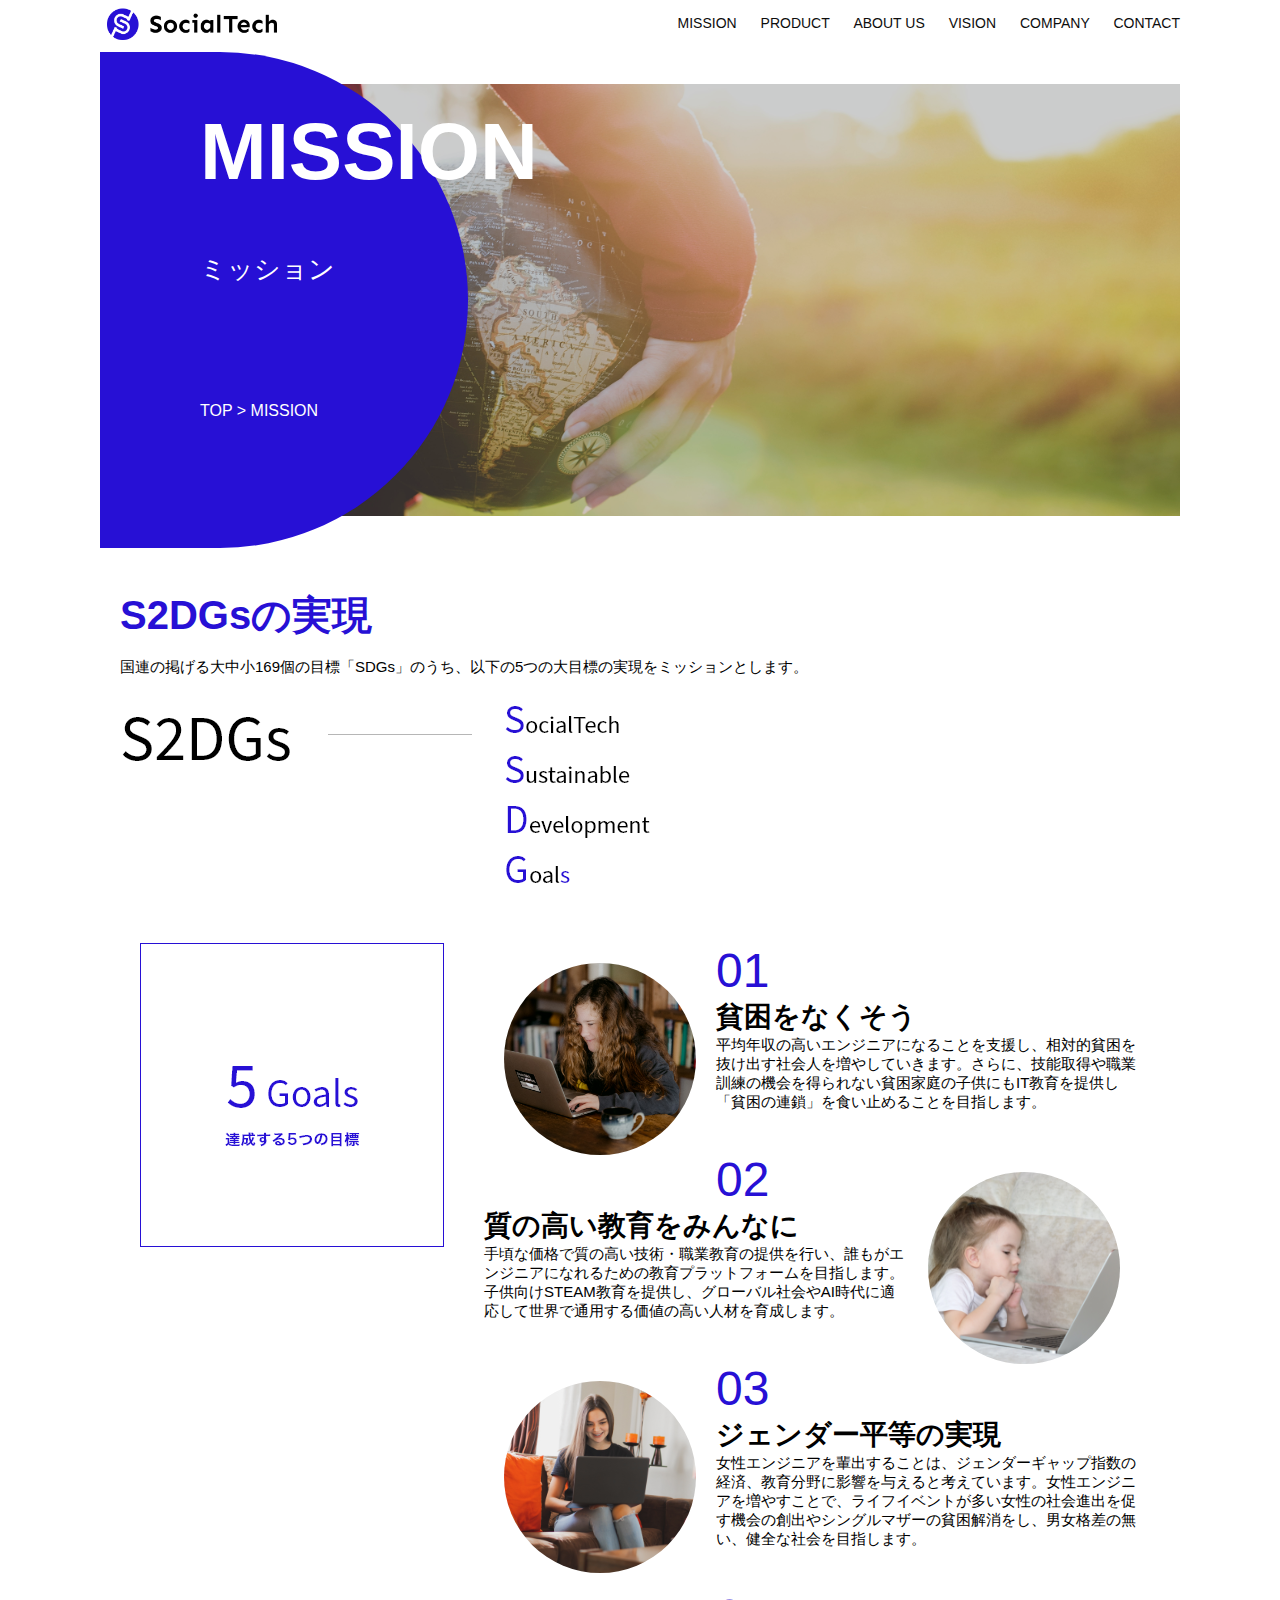
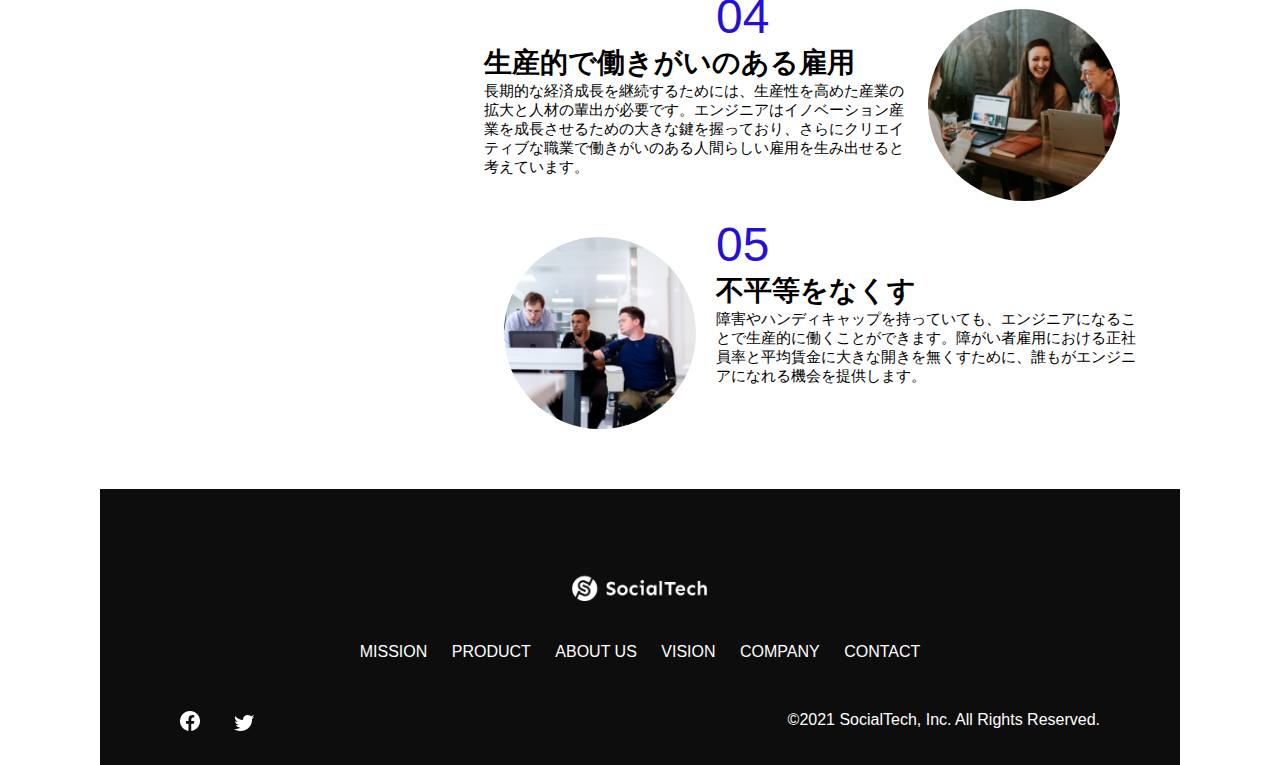
<file: mission.html>
<!DOCTYPE html>
<html>
  <head>
    <title>SocialTech - MISSION ミッション -</title>
    <meta charset="utf-8">
    <meta name="description" content="SocialTechが目指す5つの目標（S2DGs）を紹介します">
    <meta name="viewport" content="width=device-width,initial-scale=1.0">
    <link rel="stylesheet" href="style.css">
  </head>

  <body>
    <!-- ヘッダー -->
    <header>
      <!-- ロゴ -->
      <a href="index.html" id="logo"><img src="images/logo.png" alt="トップページに戻る"></a>

      <!-- PC用ナビゲーション -->
      <nav id="nav-pc">
        <a href="mission.html">MISSION</a>
        <a href="product.html">PRODUCT</a>
        <a href="index.html#aboutus">ABOUT US</a>
        <a href="index.html#vision">VISION</a>
        <a href="index.html#company">COMPANY</a>
        <a href="index.html#contact">CONTACT</a>
      </nav>

      <!-- スマホ用メニューボタン -->
      <img id="menu-sp" src="images/button-menu.png" alt="ナビゲーションを開く" onclick="document.getElementById('nav-sp').style.display = 'block'">

      <!-- スマホ用ナビゲーション -->
      <nav id="nav-sp">
       <img id="menu-sp" src="images/button-menu.png" alt="ナビゲーションを開く" onclick="document.getElementById('nav-sp').style.display = 'none'">
        <a id="logo-sp" href="index.html" onclick="document.getElementById('nav-sp').style.display = 'none'"><img src="images/logo-sp.png" alt="トップページに戻る"></a>
        <a class="menu" href="mission.html" onclick="document.getElementById('nav-sp').style.display = 'none'">MISSION</a>
        <a class="menu" href="product.html" onclick="document.getElementById('nav-sp').style.display = 'none'">PRODUCT</a>
        <a class="menu" href="index.html#aboutus" onclick="document.getElementById('nav-sp').style.display = 'none'">ABOUT US</a>
        <a class="menu" href="index.html#vision" onclick="document.getElementById('nav-sp').style.display = 'none'">VISION</a>
        <a class="menu" href="index.html#company" onclick="document.getElementById('nav-sp').style.display = 'none'">COMPANY</a>
        <a class="menu" href="index.html#contact" onclick="document.getElementById('nav-sp').style.display = 'none'">CONTACT</a>
       <div id="sns">
        <a href="https://www.facebook.com/sejuku2013"><img src="images/button-facebook.png" alt="Facebookのリンク"></a>
        <a href="https://twitter.com/samuraijuku"><img src="images/button-twitter.png" alt="Twitterのリンク"></a>
        <a href="https://www.youtube.com/channel/UCCFOQO5aDK0xXam4cUQXT8g"><img src="images/button-youtube.png" alt="YouTubeのリンク"></a>
       </div>
      </nav>
    </header>
    <main>
      <article>
        <section id="mission-main">
          <div id="mission-title">
            <h1>MISSION</h1>
            <span>ミッション</span>
            <div>TOP > MISSION</div>
          </div>
        </section>
        <section id="mission-s2dgs">
          <h2 class="mission-h2">S2DGsの実現</h2>
          <p>国連の掲げる大中小169個の目標「SDGs」のうち、以下の5つの大目標の実現をミッションとします。</p>
          <img src="images/mission/mission-s2dgs.png" alt="S2DGs">
        </section>
        <section id="mission-5goals">
          <div>
            <img id="s2dgs-image" src="images/mission/mission-5goals.png" alt="5Goals">
          </div>
          <div>
            <div>
              <img class="fivegoals-image-left" src="images/mission/mission-5goals01.png" alt="PCを操作する女の子">
              <span class="fivegoals-number">01</span>
              <h3 class="fivegoals-h3">貧困をなくそう</h3>
              <p class="fivegoals-p">平均年収の高いエンジニアになることを支援し、相対的貧困を抜け出す社会人を増やしていきます。さらに、技能取得や職業訓練の機会を得られない貧困家庭の子供にもIT教育を提供し「貧困の連鎖」を食い止めることを目指します。</p>
            </div>
            <div>
              <img class="fivegoals-image-right" src="images/mission/mission-5goals02.png" alt="PCを見つめる小さい女の子">
              <span class="fivegoals-number">02</span>
              <h3 class="fivegoals-h3">質の高い教育をみんなに</h3>
              <p class="fivegoals-p">手頃な価格で質の高い技術・職業教育の提供を行い、誰もがエンジニアになれるための教育プラットフォームを目指します。子供向けSTEAM教育を提供し、グローバル社会やAI時代に適応して世界で通用する価値の高い人材を育成します。</p>
            </div>
            <div>
              <img class="fivegoals-image-left" src="images/mission/mission-5goals03.png" alt="PCを操作する女性">
              <span class="fivegoals-number">03</span>
              <h3 class="fivegoals-h3">ジェンダー平等の実現</h3>
              <p class="fivegoals-p">女性エンジニアを輩出することは、ジェンダーギャップ指数の経済、教育分野に影響を与えると考えています。女性エンジニアを増やすことで、ライフイベントが多い女性の社会進出を促す機会の創出やシングルマザーの貧困解消をし、男女格差の無い、健全な社会を目指します。</p>
            </div>
            <div>
              <img class="fivegoals-image-right" src="images/mission/mission-5goals04.png" alt="笑顔で話し合う3人の男女">
              <span class="fivegoals-number">04</span>
              <h3 class="fivegoals-h3">生産的で働きがいのある雇用</h3>
              <p class="fivegoals-p">長期的な経済成長を継続するためには、生産性を高めた産業の拡大と人材の輩出が必要です。エンジニアはイノベーション産業を成長させるための大きな鍵を握っており、さらにクリエイティブな職業で働きがいのある人間らしい雇用を生み出せると考えています。</p>
            </div>
            <div>
              <img class="fivegoals-image-left" src="images/mission/mission-5goals05.png" alt="障害を持つ男性が生き生きと働く様子">
              <span class="fivegoals-number">05</span>
              <h3 class="fivegoals-h3">不平等をなくす</h3>
              <p class="fivegoals-p">障害やハンディキャップを持っていても、エンジニアになることで生産的に働くことができます。障がい者雇用における正社員率と平均賃金に大きな開きを無くすために、誰もがエンジニアになれる機会を提供します。</p>
            </div>
          </div>
        </section>
      </article>
    </main>
    <footer>
      <div id="footer-logo">
        <img src="images/logo-sp.png" alt="SocialTech">
      </div>
      <div id="footer-link">
        <a href="mission.html">MISSION</a>
        <a href="product.html">PRODUCT</a>
        <a href="index.html#aboutus">ABOUT US</a>
        <a href="index.html#vision">VISION</a>
        <a href="index.html#company">COMPANY</a>
        <a href="index.html#contact">CONTACT</a>
      </div>
      <div id="sns-footer">
        <a href="https://www.facebook.com/sejuku2013"><img src="images/button-facebook.png" alt="Facebookのリンク"></a>
        <a href="https://twitter.com/samuraijuku"><img src="images/button-twitter.png" alt="Twitterのリンク"></a>
        <a href="https://www.youtube.com/channel/UCCFOQO5aDK0xXam4cUQXT8g" alt="YouTubeのリンク"></a>
        <span id="copyright">&copy;2021 SocialTech, Inc. All Rights Reserved. </span>
      </div>
    </footer>
  </body>
</html>
</file>
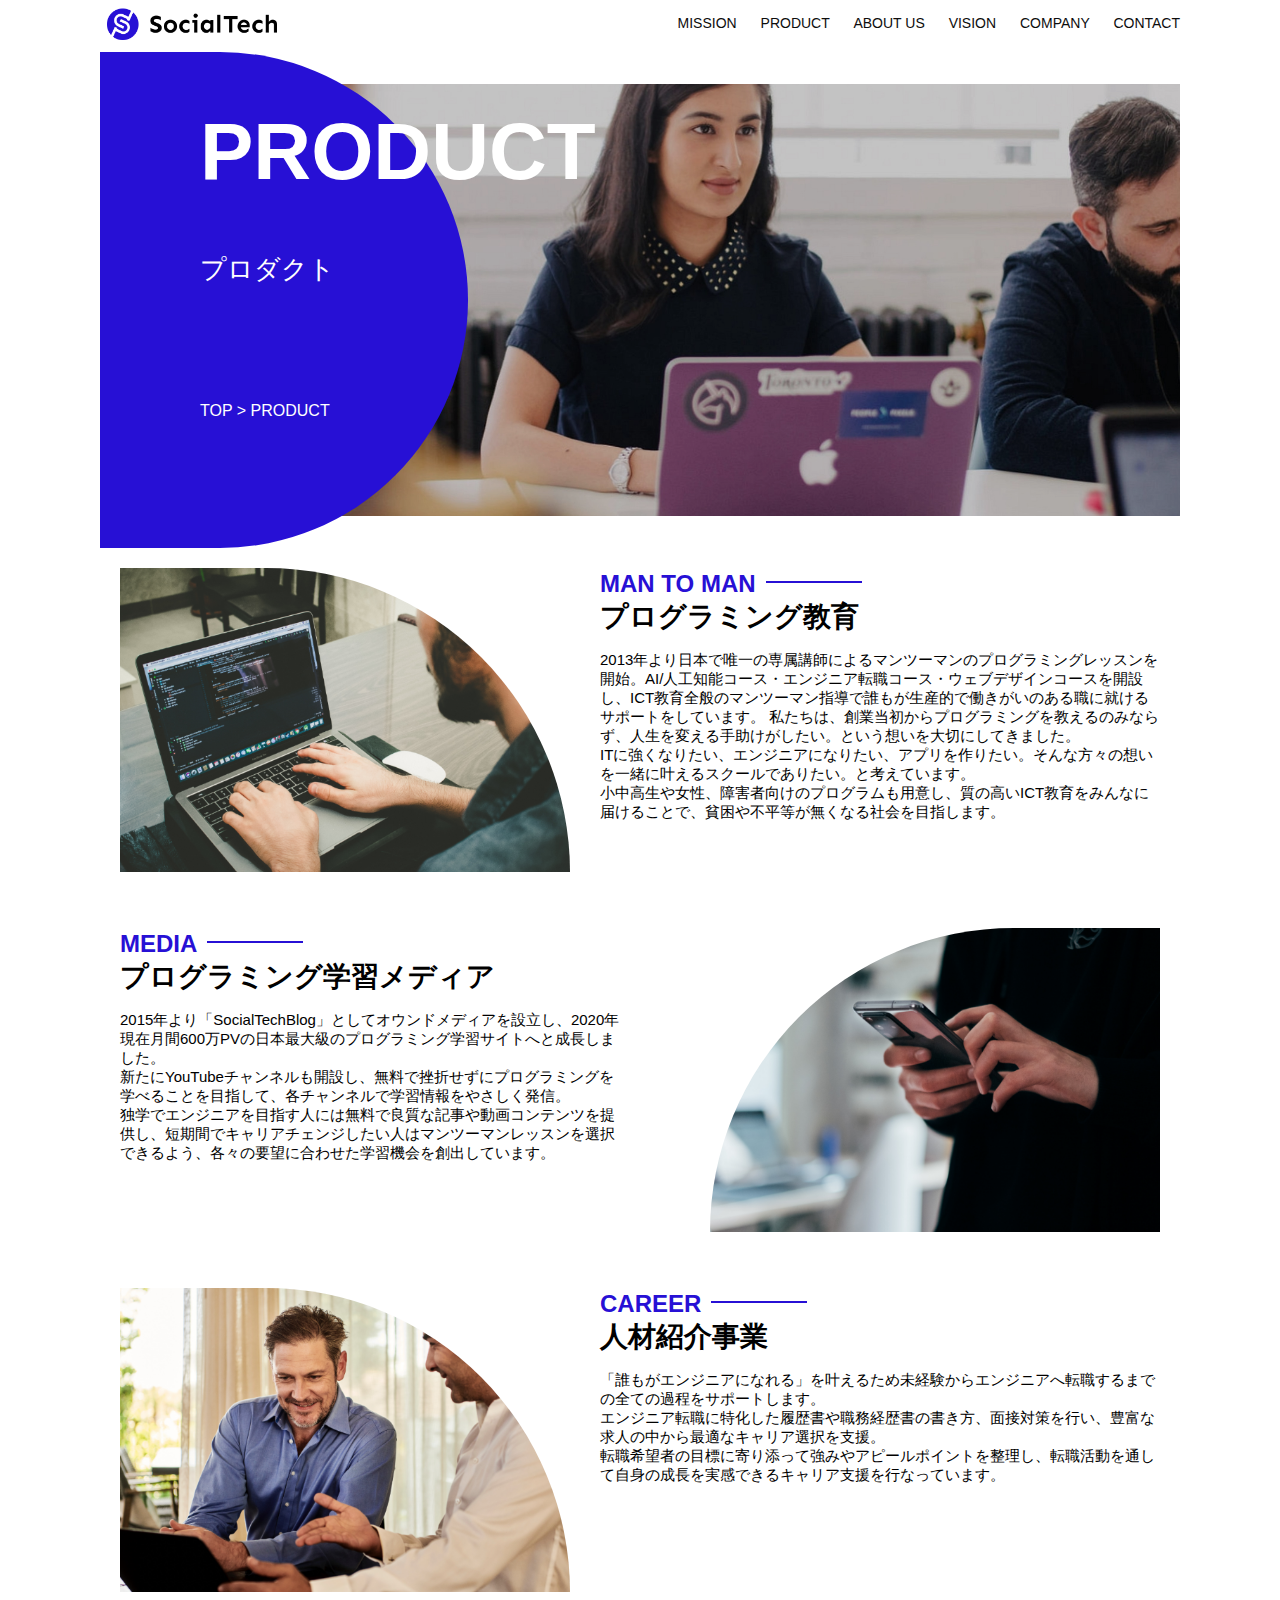
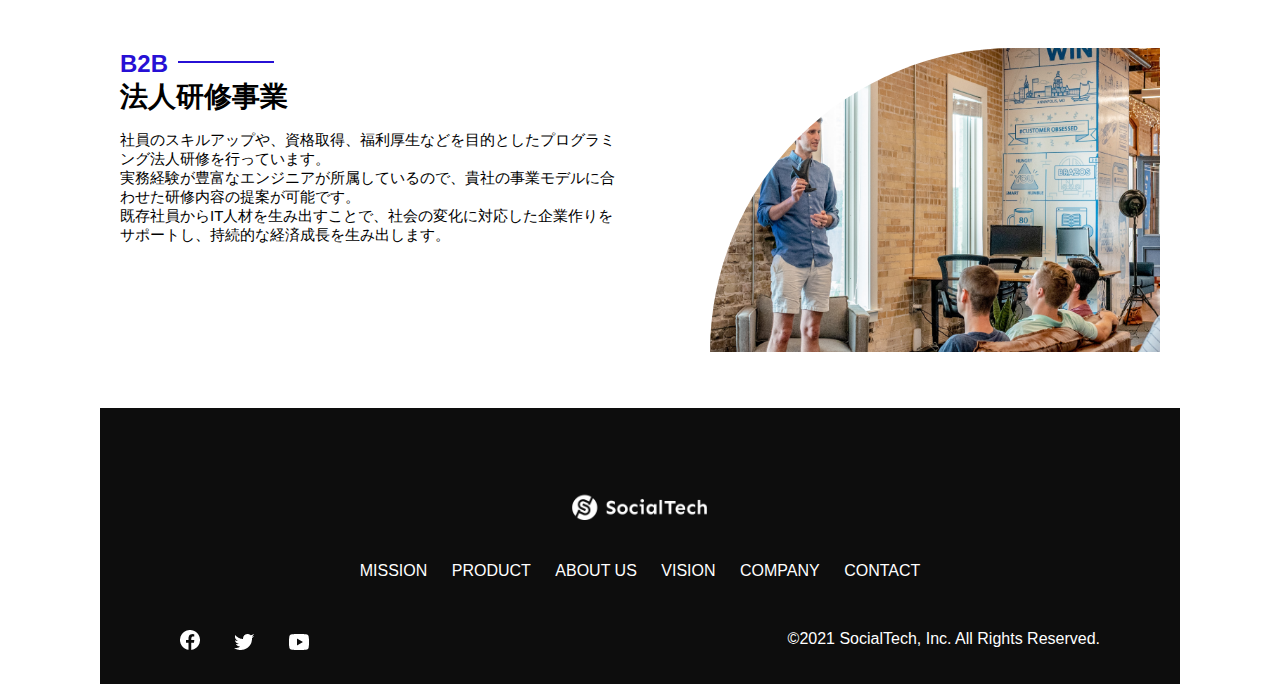
<file: product.html>
<!DOCTYPE html>
<html>
  <head>
    <title>SocialTech -PRODUCT プロダクト-</title>
    <meta charset="utf-8">
    <meta name="description" content="SocialTechの4つのプロダクトを紹介します">
    <meta name="viewport" content="width=device-width,initial-scale=1.0">
    <link rel="stylesheet" href="style.css">
  </head>

  <body>
    <!-- ヘッダー -->
    <header>
      <!-- ロゴ -->
      <a href="index.html" id="logo"><img src="images/logo.png" alt="トップページに戻る"></a>

      <!-- PC用ナビゲーション -->
      <nav id="nav-pc">
        <a href="mission.html">MISSION</a>
        <a href="product.html">PRODUCT</a>
        <a href="index.html#aboutus">ABOUT US</a>
        <a href="index.html#vision">VISION</a>
        <a href="index.html#company">COMPANY</a>
        <a href="index.html#contact">CONTACT</a>
      </nav>

      <!-- スマホ用メニューボタン -->
      <img id="menu-sp" src="images/button-menu.png" alt="ナビゲーションを開く" onclick="document.getElementById('nav-sp').style.display = 'block'">

      <!-- スマホ用ナビゲーション -->
      <nav id="nav-sp">
       <img id="menu-sp" src="images/button-menu.png" alt="ナビゲーションを開く" onclick="document.getElementById('nav-sp').style.display = 'none'">
        <a id="logo-sp" href="index.html" onclick="document.getElementById('nav-sp').style.display = 'none'"><img src="images/logo-sp.png" alt="トップページに戻る"></a>
        <a class="menu" href="mission.html" onclick="document.getElementById('nav-sp').style.display = 'none'">MISSION</a>
        <a class="menu" href="product.html" onclick="document.getElementById('nav-sp').style.display = 'none'">PRODUCT</a>
        <a class="menu" href="index.html#aboutus" onclick="document.getElementById('nav-sp').style.display = 'none'">ABOUT US</a>
        <a class="menu" href="index.html#vision" onclick="document.getElementById('nav-sp').style.display = 'none'">VISION</a>
        <a class="menu" href="index.html#company" onclick="document.getElementById('nav-sp').style.display = 'none'">COMPANY</a>
        <a class="menu" href="index.html#contact" onclick="document.getElementById('nav-sp').style.display = 'none'">CONTACT</a>
       <div id="sns">
        <a href="https://www.facebook.com/sejuku2013"><img src="images/button-facebook.png" alt="Facebookのリンク"></a>
        <a href="https://twitter.com/samuraijuku"><img src="images/button-twitter.png" alt="Twitterのリンク"></a>
        <a href="https://www.youtube.com/channel/UCCFOQO5aDK0xXam4cUQXT8g"><img src="images/button-youtube.png" alt="YouTubeのリンク"></a>
       </div>
      </nav>
    </header>
    <main>
      <article>
        <section id="product-main">
          <div id="product-title">
            <h1>PRODUCT</h1>
            <span>プロダクト</span>
            <div>TOP > PRODUCT</div>
          </div>
        </section>
        <section class="product-section1">
          <img src="images/product/product-mantoman.png" alt="PCでコードを書く男性">
          <div>
            <h2 class="product-h2">MAN TO MAN</h2>
            <h3 class="product-h3">プログラミング教育</h3>
            <p>
              2013年より日本で唯一の専属講師によるマンツーマンのプログラミングレッスンを開始。AI/人工知能コース・エンジニア転職コース・ウェブデザインコースを開設し、ICT教育全般のマンツーマン指導で誰もが生産的で働きがいのある職に就けるサポートをしています。
              私たちは、創業当初からプログラミングを教えるのみならず、人生を変える手助けがしたい。という想いを大切にしてきました。<br>
              ITに強くなりたい、エンジニアになりたい、アプリを作りたい。そんな方々の想いを一緒に叶えるスクールでありたい。と考えています。<br>
              小中高生や女性、障害者向けのプログラムも用意し、質の高いICT教育をみんなに届けることで、貧困や不平等が無くなる社会を目指します。
            </p>
          </div>
        </section>
        <section class="product-section2">
          <div>
            <h2 class="product-h2">MEDIA</h2>
            <h3 class="product-h3">プログラミング学習メディア</h3>
            <p>
              2015年より「SocialTechBlog」としてオウンドメディアを設立し、2020年現在月間600万PVの日本最大級のプログラミング学習サイトへと成長しました。<br>
              新たにYouTubeチャンネルも開設し、無料で挫折せずにプログラミングを学べることを目指して、各チャンネルで学習情報をやさしく発信。<br>
              独学でエンジニアを目指す人には無料で良質な記事や動画コンテンツを提供し、短期間でキャリアチェンジしたい人はマンツーマンレッスンを選択できるよう、各々の要望に合わせた学習機会を創出しています。
            </p>
          </div>
          <img src="images/product/product-media.png" alt="スマートフォンを操作する人">
        </section>
        <section class="product-section1">
          <img src="images/product/product-career.png" alt="笑顔で話し合う2人の男性">
          <div>
            <h2 class="product-h2">CAREER</h2>
            <h3 class="product-h3">人材紹介事業</h3>
            <p>
              「誰もがエンジニアになれる」を叶えるため未経験からエンジニアへ転職するまでの全ての過程をサポートします。<br>
              エンジニア転職に特化した履歴書や職務経歴書の書き方、面接対策を行い、豊富な求人の中から最適なキャリア選択を支援。<br>
              転職希望者の目標に寄り添って強みやアピールポイントを整理し、転職活動を通して自身の成長を実感できるキャリア支援を行なっています。<br>
            </p>
          </div>
        </section>
        <section class="product-section2">
          <div>
            <h2 class="product-h2">B2B</h2>
            <h3 class="product-h3">法人研修事業</h3>
            <p>
              社員のスキルアップや、資格取得、福利厚生などを目的としたプログラミング法人研修を行っています。<br>
              実務経験が豊富なエンジニアが所属しているので、貴社の事業モデルに合わせた研修内容の提案が可能です。<br>
              既存社員からIT人材を生み出すことで、社会の変化に対応した企業作りをサポートし、持続的な経済成長を生み出します。
            </p>
          </div>
          <img src="images/product/product-b2b.png" alt="講演中の男性とそれを聴く人々">
        </section>
      </article>
    </main>
    <footer>
      <div id="footer-logo">
        <img src="images/logo-sp.png" alt="SocialTech">
      </div>
      <div id="footer-link">
        <a href="mission.html">MISSION</a>
        <a href="product.html">PRODUCT</a>
        <a href="index.html#aboutus">ABOUT US</a>
        <a href="index.html#vision">VISION</a>
        <a href="index.html#company">COMPANY</a>
        <a href="index.html#contact">CONTACT</a>
      </div>
      <div id="sns-footer">
        <a href="https://www.facebook.com/sejuku2013"><img src="images/button-facebook.png" alt="Facebookのリンク"></a>
        <a href="https://twitter.com/samuraijuku"><img src="images/button-twitter.png" alt="Twitterのリンク"></a>
        <a href="https://www.youtube.com/channel/UCCFOQO5aDK0xXam4cUQXT8g"><img src="images/button-youtube.png" alt="YouTubeのリンク"></a>
        <span id="copyright">&copy;2021 SocialTech, Inc. All Rights Reserved. </span>
      </div>
    </footer>
  </body>
</html>
</file>
<file: style.css>
/* PC、スマホ共通スタイル */
body {
  font-family: "Source Sans Pro", "Hiragino Kaku Gothic ProN", Meiryo, Arial, sans-serif;
}

p {
  font-size: 15px;
}

/* ================
  PC用のスタイル
==================*/
@media screen and (min-width: 768px) {

  /* PC用カルーセル設定 */
  .carousel {
    width: 885px;
    margin-left: 20px;
  }

  .carouselImg {
    width: 885px;
  }

/* 横幅設定 */
body {
  max-width: 1080px;
  min-width: 960px;
  margin: 0 auto 0 auto;
}

/* ヘッダー */
header {
  display: flex;
  justify-content: space-between;
}

/* ナビゲーションのレイアウト */
#nav-pc {
  text-align: right;
  font-size: 14px;
  padding-top: 15px;
}

/* ナビゲーションのリンクの装飾設定 */
#nav-pc > a {
  text-decoration: none;
  margin-left: 20px;
}
#nav-pc > a:link {
  color: #0d0d0d;
}
#nav-pc > a:visited{
  color: #0d0d0d;
}
#nav-pc > a:hover {
  color: #0d0d0d;
  text-decoration: underline;
}
#nav-pc > a:active {
  color: #0d0d0d;
}

/* スマホ用ナビを非表示 */
#nav-sp,#menu-sp {
  display: none;
}

/* メインビジュアル */
#main-visual {
  position: relative;
  height: 400px;
}

#main-message {
  position: absolute;
  top: 0;
  left: 0;
  background-color: #2710d5;
  color: #ffffff;
  border-radius: 0 0 476px 0;
  max-width: 620px;
  height: 100%;
  width: 100%;
  z-index: 11;
}

#main-message > h1 {
  font-size: 60px;
  font-weight: bold;
  margin: 100px 0 0 50px;
}
#main-message > p {
  font-size: 28px;
  margin: 0 0 0 50px;
}

#main-visual > img {
  max-width: 620px;
  border-radius: 476px 0 0 0;
  position: absolute;
  top: 0;
  right: 0;
  z-index: 10;
}

/* 見出し */
h2 {
  margin: 40px 0 0 0;
}

h2::after {
  content: url("images/line.png");
  margin-left: 10px;
}

h3 {
  font-size: 27px;
}

/* ミッション */
#mission {
  margin: 80px auto;
  width: 100%;
}

#mission-flex {
  width: 100%;
  display: flex;
}

#mission-flex > div {
  width: 50%;
  margin: 20px;
}

#mission-photo {
  width: 100%;
}

#s2dgs {
  margin-top: 50px;
  width: 100%;
}

/* プロダクト */
#product {
  background-color: #fafafa;
  width: 100%;
  margin: 80px 0 80px 0;
  padding: 10px 40px 0px 40px;
}

/* 外枠 */
#product > div {
  margin-top: 40px;
  display: flex;
}

/* 左のカラム */
#product-left {
  width: 50%;
  margin-right: 20px;
}

/* 右のカラム */
#product-right {
  width: 50%;
  margin-left: 20px;
  margin-top: 80px;
}

/* 画像＋説明の枠 */
#product-left > div {
  position: relative;
  height: 480px;
  margin-right: 20px;
}
#product-right > div {
  position: relative;
  height: 480px;
  margin-right: 20px;
}

/* 画像 */
.product-photo {
  width: 100%
}

/* 説明文の枠 */
.product-explain {
  background-color: #ffffff;
  position: absolute;
  left: 0;
  top: 280px;
  margin: 0 40px 0 40px;
  padding: 20px;
  box-shadow: 5px 5px 10px rgba(0,0,0,0.05);
}

/* 説明文の英語 */
.product-explain > span {
  color: #2710d5;
  font-weight: bold;
  font-size: 16px;
  margin: 0;
}

/* 説明文の見出し */
.product-explain > h3 {
  font-size: 20px;
  margin: 5px 0 5px 0;
}

/* 説明文 */
.product-explain > p {
  font-size: 14px;
  margin: 0;
}

/* 「もっとみる」ボタン */
#product-more {
  margin: 0 auto -42px auto;
}

/* ABOUT US */
#aboutus {
  margin: 80px auto 80px auto;
}

/* 3つの組織文化と画像を入れる枠 */
#aboutus > div {
  display: flex;
}

/* 画像 */
.culture-img {
  width: 100%;
  align-self: flex-start;
}

.culture-img2 {
  margin-top: 50px;
  width: 100%;
}

/* 3つの組織文化の表 */
.culture-table {
  max-width: 500px;
  margin-right: 50px;
}

/* 番号 */
.culture-num {
  font-size: 80px;
  color: #2710d5;
  margin: 0 20px 0 0;
}

/* 組織文化英語 */
.culture-en {
  color:#2710d5;
  font-weight: bold;
  font-size: 24px;
  display: block;
}

/* 組織文化日本語 */
.culture-jp {
  font-size: 28px;
  font-weight: bold;
}

/* 説明文 */
.culture-description {
  margin: 0px;
}

/* ビジョン */
#vision {
  margin: 80px auto 80px auto;
}

/* セクション内の外枠 */
#vision > div {
  width: 100%;
  display: flex;
  justify-content: space-between;
  flex-wrap: wrap;
}

/* 7つの行動指針の枠 */
.vision-box {
  width: 300px;
  height: 300px;
  margin-bottom: 30px;
  position: relative;
}

.vision-box > img {
  width: 100%;
  height: auto;
  position: absolute;
  top: 0;
  left: 0;
  z-index: 30;
}

.vision-box > span {
  position: absolute;
  top: 0;
  left: 0;
  z-index: 31;
  margin-right:20px;
}

.vision-box > span > h4 {
  color: #2710d5;
  font-size: 19px;
  margin: 80px 0 0 0;
}

.vision-box > span > h4::first-letter {
  font-size: 40px;
}

.vision-box > span > h5 {
  font-size: 20px;
  margin: 0 0 0 0;
}

.vision-box > span > p {
  margin: 10px 0 0 0;
}

/* 会社概要 */
#company {
  margin: 80px auto 80px auto;
}

#company-table {
  width: 100%;
}

.tableheader {
  text-align: left;
  padding: 20px;
  border-bottom-color: #2710d5;
  border-bottom-width: 1px;
  border-bottom-style: solid;
  width: 100px;
}

.tableheader-first {
  text-align: left;
  padding: 20px;
  border-bottom-color: #2710d5;
  border-bottom-width: 1px;
  border-bottom-style: solid;
  border-top-color: #2710d5;
  border-top-width: 1px;
  border-top-style: solid;
  width: 100px;
}

.cell {
  padding:30px;
  border-bottom-color: #ececec;
  border-bottom-width: 1px;
  border-bottom-style: solid;
}

.cell-first {
  padding: 30px;
  border-bottom-color: #ececec;
  border-bottom-width: 1px;
  border-bottom-style: solid;
  border-top-color: #ececec;
  border-top-width: 1px;
  border-top-style: solid;
}

#company > iframe {
  width: 100%;
  height: 368px;
  margin-top: 40px;
}

/* お問い合わせ */
#contact {
  margin: 80px auto 80px auto;
}

/* 外枠 */
#contact > form > div {
  display: flex;
  flex-direction: row;
  flex-wrap: wrap;
  padding-bottom: 30px;
}

/* 左列の見出し */
.contact-heading {
  width: 240px;
  align-self: center;
}

/* 見出しのラベル */
.contact-label {
  font-weight: bold;
}

/* 必須 */
.contact-span {
  color: #ce2222;
  margin: 0 0 0 20px;
  font-weight: bold;
}

/* テキストボックス */
.contact-textbox {
  border-top: 0;
  border-left: 0;
  border-right: 0;
  border-bottom-width: 1px;
  border-bottom-color: #707070;
  border-bottom-style: solid;
  background-color: #fafafa;
  width: 400px;
  height: 56px;
}
/* お問い合わせ内容のテキストエリア */
.contact-textarea {
  border-top: 0;
  border-left: 0;
  border-right: 0;
  border-bottom-width: 1px;
  border-bottom-color: #707070;
  border-bottom-style: solid;
  background-color: #fafafa;
  width: 400px;
  height: 200px;
}

/* 個人情報の取り扱い */
details {
  width:700px;
}
details > div {
  background-color: #fafafa;
  padding: 20px;
}
details > div > span {
  font-weight: bold;
}

/* フッター */
footer {
  background-color: #0d0d0d;
  text-align: center;
  padding: 80px 80px 30px 80px;
}

#footer-logo {
  margin-bottom: 30px;
}

#footer-link {
  margin-bottom: 50px;
}

#footer-link > a {
  text-decoration: none;
  margin: 10px;
}

#footer-link > a:link {
  color: #ffffff;
}

#footer-link > a:visited {
  color: #ffffff;
}

#footer-link > a:hover {
  color: #ffffff;
  text-decoration: underline;
}

#footer-link > a:active {
  color: #ffffff;
}

#sns-footer {
  text-align: left;
  width: 100%;
}

#sns-footer > a {
  margin-right: 30px;
}

#copyright {
  color: #ffffff;
  float: right;
}

/* mision.html用スタイル */
/* ミッションのメインビジュアル */
#mission-main {
  height: 496px;
  width: 100%;
  background-image: url("images/mission/mission-main.png");
  background-repeat: no-repeat;
  background-position-y: center;
}
#mission-title {
  background-color: #2710d5;
  width: 368px;
  color: #ffffff;
  height: 496px;
  border-radius: 0 248px 248px 0;
  position: relative;
}
#mission-title > h1 {
  position: absolute;
  top: 0;
  left: 100px;
  font-size: 80px;
}
#mission-title > span {
  position: absolute;
  top: 200px;
  left: 100px;
  font-size: 26px;
}
#mission-title > div {
  position: absolute;
  top: 350px;
  left: 100px;
  font-size: 16px;
}
#mission-s2dgs {
  width: 100%;
  margin: 20px;
}
.mission-h2 {
  color: #2710d5;
  font-size: 40px;
}
.mission-h2::after {
  content: none;
}
#mission-5goals {
  margin: 20px;
  display: flex;
}
#mission-5goals > div {
  flex-grow: 1;
  padding: 20px;
}
#mission-5goals > div > div {
  margin-bottom: 40px;
}
.fivegoals-image-right {
  float: right;
  margin: 20px;
}
.fivegoals-image-left {
  float: left;
  margin: 20px;
}
.fivegoals-number {
  color: #2710d5;
  font-size: 48px;
  margin: 0;
}
.fivegoals-h3 {
  font-size: 28px;
  margin: 0;
}
.fivegoals-p {
  margin: 0;
}

/* プロダクトページ */
#product-main {
  height: 496px;
  width: 100%;
  background-image: url("images/product/product-main.png");
  background-repeat: no-repeat;
  background-position-y: center;
}
#product-title {
  background-color: #2710d5;
  width: 368px;
  color: #ffffff;
  height: 496px;
  border-radius: 0 248px 248px 0;
  position: relative;
}
#product-title > h1 {
  position: absolute;
  top: 0;
  left: 100px;
  font-size: 80px;
}
#product-title > span {
  position: absolute;
  top: 200px;
  left: 100px;
  font-size: 26px;
}
#product-title > div {
  position: absolute;
  top: 350px;
  left: 100px;
  font-size: 16px;
}

/* セクション１ */
.product-section1 {
  position: relative;
  margin: 20px;
  height: 340px;
}
.product-section1 > img {
  position:  absolute;
  top: 0;
  left: 0;
  width: 450px;
  margin: 0 40px 30px 0;
  border-radius: 0 432px 0 0;
}
.product-section1 > div {
  position: absolute;
  top: 0;
  left: 480px;
}

/* セクション２ */
.product-section2 {
  position: relative;
  margin: 20px;
  height: 340px;
}
.product-section2 > img {
  position: absolute;
  top: 0;
  right: 0;
  width: 450px;
  margin: 0 0 30px 40px;
  border-radius: 432px 0 0 0;
}
.product-section2 > div {
  width: 500px;
  position: absolute;
  top: 0;
  left: 0;
}
.product-h2 {
  color: #2710d5;
  font-size: 24px;
  margin: 0;
}
.product-h3 {
  font-size: 28px;
  margin: 0;
}
}

/* ===============
スマートフォン用のスタイル
================= */
@media screen and (max-width: 767px) {

  /* スマホ用カルーセル設定 */
  .carousel {
    width: 375px;
    margin: 0 auto 0 auto;
  }

  .carouselImg {
    width: 375px;
  }

  body {
    min-width: 375px;
    margin: 0;
  }

  /* PC用ナビゲーション非表示 */
  #nav-pc {
    display: none;
  }

  /* ハンバーガーメニュー */
  #menu-sp {
    /* float: right;
    padding: 0; */
    position: absolute;
    top: 0px;
    right: 0px;
  }

  /* スマホ用ナビゲーションの表示切替 */
  /* 初期状態、レイアウトと非表示設定 */
  #nav-sp {
    background-color: #2710d5;
    position: absolute;
    left: 0;
    top: 0;
    height: 100%;
    width: 100%;
    display: none;
    z-index: 100;
  }

  /* xボタン */
  #close {
    position: absolute;
    top: 20px;
    right: 20px;
  }

  /* ナビゲーションメニュー用ロゴ */
  #logo-sp {
    margin: 80px 0 30px 20px;
  }

  /* ナビゲーションのリンクの装飾設定 */
  #nav-sp > a {
    display: block;
  }
  #nav-sp > a:link {
    color: #ffffff;
  }
  #nav-sp > a:visited {
    color: #ffffff;
  }
  #nav-sp > a:hover {
    color: #ffffff;
    text-decoration: underline;
  }
  #nav-sp > a:active {
    color: #ffffff;
  }
  #nav-sp > .menu {
    text-decoration: none;
    display: block;
    margin: 0 20px 0 20px;
    height: 44px;
    font-size: 16px;
    background-image: url("images/arrow.png");
    background-repeat: no-repeat;
    background-position: right top;
  }
  #sns {
    position: absolute;
    bottom: 20px;
    left: 20px;
  }
  #sns > a {
    margin-right: 30px;
  }

  /* メインビジュアル */
  #main-visual {
    position: relative;
    height: 470px;
    width: 100%;
    overflow: hidden;
  }
  #main-visual > div {
    position: absolute;
    top: 0;
    left: 0;
    background-color: #2710d5;
    color: white;
    border-radius: 0 0 476px 0;
    text-align: center;
    height: 280px;
    width: 100%;
    z-index: 11;
  }
  #main-visual > div > h1 {
    font-size: 28px;
    margin: 90px 0 0 0;
  }
  #main-visual > div > p {
    margin: 0;
  }
  #main-visual > img {
    width: 100%;
    border-radius: 476px 0 0 0;
    z-index: 10;
    position: absolute;
    bottom: 0;
    right: 0;
  }

  /* 見出し */
  h2::after {
    content: url("images/line.png");
    margin-left: 10px;
  }
  h3 {
    font-size: 24px;
    margin: 10px 0 0 0;
  }

  /* ミッション */
  #mission {
    margin: 20px;
  }
  #mission-photo {
    width: 100%;
  }
  #s2dgs {
    width: 100%;
  }

  /* プロダクト */
  #product {
    background-color: #fafafa;
    padding-top: 10px;
  }
  #product h2 {
    margin-left: 20px;
  }

  /* 外枠 */
  /* 左右のカラム、スマホでは縦並び */
  #product-left,#product-right {
    margin-right: 20px;
    margin-left: 20px;
  }

  /* 画像＋説明の枠 */
  #product-left > div,#product-right > div {
    position: relative;
    height: 540px;
  }

  /* 説明文の枠 */
  .product-explain {
    background-color: #ffffff;
    position: absolute;
    left: 0;
    bottom: 50px;
    padding: 20px;
    box-shadow: 5px 5px 10px rgba(0,0,0,0.05);
  }
  .product-explain > span {
    color: #2710d5;
    font-weight: bold;
    font-size: 16px;
    margin: 0px;
  }
  .product-explain > h3 {
    margin: 10px 0 10px 0;
  }

  /* 画像 */
  .product-photo {
    width: 100%;
  }
  #product-more > img {
    margin: 0 0 -42px 20px;
  }

  /* ABOUT US */
  #aboutus {
    margin: 80px 20px;
  }
  #aboutus > div {
    display: flex;
    flex-direction: column;
  }
  .culture-table {
    width: 100%;
    padding-right: 20px;
    order: 2;
  }
  .culture-img {
    width: 100%;
    order: 1;
  }
  .culture-img2 {
    width: 100%
  }
  .culture-num {
    font-size: 80px;
    color: #2710d5;
  }
  .culture-en {
    color: #2710d5;
    font-weight: bold;
    font-size: 24px;
    display: block;
  }
  .culture-jp {
    display: block;
  }
  .culture-description {
    margin: 0;
  }

  /* ビジョン */
  #vision {
    margin: 80px 20px 80px 20px;
  }
  .vision-box {
    width: 300px;
    height: 300px;
    margin-bottom: 30px;
    position: relative;
  }
  .vision-box > img {
    width: 100%;
    height: auto;
    position: absolute;
    top: 0;
    left: 0;
    z-index: 30;
  }
  .vision-box > span {
    position: absolute;
    top: 0;
    left: 0;
    z-index: 31;
    margin-right: 20px;
  }
  .vision-box > span > h4 {
    color: #2710d5;
    font-size: 19px;
    margin: 60px 0 0 0;
  }
  .vision-box > span > h5 {
    font-size: 20px;
    margin: 0 0 0 0;
  }
  .vision-box > span > p {
    margin: 10px 0 0 0;
  }

  /* 会社概要 */
  #company {
    margin: 0 20px 0 20px;
  }
  #company > h3 {
    margin-bottom: 20px;
  }
  #company > table {
    width: 100%;
  }
  .tableheader-first {
    text-align: left;
    padding: 20px;
    border-bottom-color: #2710d5;
    border-bottom-width: 1px;
    border-bottom-style: solid;
    border-top-color: #2710d5;
    border-top-width: 1px;
    border-top-style: solid;
    width:50px;  
  }
  .tableheader {
    text-align: left;
    padding: 20px;
    border-bottom-color: #2710d5;
    border-bottom-width: 1px;
    border-bottom-style: solid;
    width: 50px;
  }
  .cell {
    padding: 20px;
    border-bottom-color: #ececec;
    border-bottom-width: 1px;
    border-bottom-style: solid;
  }
  .cell-first {
    padding: 20px;
    border-bottom-color: #ececec;
    border-bottom-width: 1px;
    border-bottom-style: solid;
    border-top-color: #ececec;
    border-top-width: 1px;
    border-top-style: solid
  }
  #company > iframe {
    width: 100%;
    height: 240px;
    margin: 40px 0 0 0;
  }

  /* お問い合わせフォーム */
  #contact {
    margin: 80px 20px 80px 20px;
  }
  #contact > h3 {
    margin-bottom: 20px;
  }
  #contact > form > div {
    margin-bottom: 20px;
  }
  .contact-heading {
    margin-bottom: 20px;
  }

  /* ラベル */
  .contact-label {
    font-weight: bold;
  }

  /* 必須 */
  .contact-span {
    color: #ce2222;
    margin: 0 0 0 20px;
    font-weight: bold
  }
  .contact-textbox {
    height: 56px;
    border-top: 0;
    border-left: 0;
    border-right: 0;
    background-color: #fafafa;
    border-bottom-color: #707070;
    border-bottom-width: 1px;
    border-style: solid;
    min-width: 300px;
    width: 100%
  }
  .contact-textarea {
    height: 150px;
    border-top: 0;
    border-left: 0;
    border-right: 0;
    background-color: #fafafa;
    width: 100%;
  }
  .radiobutton {
    margin-bottom: 20px;
  }
  .radiobutton + label::after {
    content: "\A";
    white-space: pre;
  }

  /* フッター */
  footer {
    background-color: #0d0d0d;
    padding: 30px 20px 50px 20px;
  }
  #footer-logo {
    margin-bottom: 30px;
  }
  #footer-link {
    margin-bottom: 50px;
  }
  #footer-link > a {
    text-decoration: none;
    margin: 0 20px 30px 0;
    display: block;
    background-image: url("images/arrow.png");
    background-repeat: no-repeat;
    background-position: right top;
  }
  #footer-link > a:link {
    color: #ffffff;
  }
  #footer-link > a:visited {
    color: #ffffff;
  }
  #footer-link > a:hover {
    color: #ffffff;
    text-decoration: underline;
  }
  #footer-link > a:active {
    color: #ffffff;
  }
  #sns-footer > a{
    margin-right: 30px;
  }
  #copyright {
    font-size: 12px;
    display: block;
    margin-top: 30px;
    color: #ffffff;
  }

  /* mission.html用スタイル */
  /* ミッションのメインビジュアル */
  #mission-main {
    height: 256px;
    width: 100%;
    background-image: url("images/mission/mission-main.png");
    background-repeat: no-repeat;
    background-position: center;
    background-size: auto 208px;
  }
  #mission-title {
    background-color: #2710d5;
    width: 136px;
    color: #ffffff;
    height: 256px;
    border-radius: 0 248px 248px 0;
    position: relative;
  }
  #mission-title > h1 {
    position: absolute;
    top: 0;
    left: 20px;
    font-size: 40px;
  }
  #mission-title > span {
    position: absolute;
    top: 110px;
    left: 20px;
    font-size: 18px;
  }
  #mission-title > div {
    position: absolute;
    top: 180px;
    left: 20px;
    font-size: 13px;
  }

  /* ミッションページ　S2DGsの設定 */
  #mission-s2dgs {
    margin: 20px;
  }
  .mission-h2 {
    color: #2710d5;
    font-size: 38px;
    margin: 0px;
  }
  .mission-h2::after {
    content: none;
  }
  #mission-s2dgs > img {
    width: 100%;
  }

  /* ミッションページ　5Goalsの設定 */
  #mission-5goals {
    margin: 20px;
  }
  #mission-5goals > div > div {
    margin-bottom: 40px;
  }
  #s2dgs-image {
    width: 100%;
  }
  .fivegoals-image-right {
    margin: 20px auto 20px auto;
    display: block;
  }
  .fivegoals-image-left {
    margin: 20px auto 20px auto;
    display: block;
  }
  .fivegoals-number {
    color: #2710d5;
    font-size: 48px;
    margin: 0;
  }
  .fivegoals-h3 {
    font-size: 28px;
    margin: 0;
  }
  .fivegoals-p {
    margin: 0;
  }

  /* プロダクトページ */
  #product-main {
    height: 256px;
    width: 100%;
    background-image: url("images/product/product-main.png");
    background-repeat: no-repeat;
    background-position-y: center;
    background-size: auto 208px;
  }
  #product-title {
    background-color: #2710d5;
    width: 136px;
    color: #ffffff;
    height: 256px;
    border-radius: 0 248px 248px 0;
    position: relative;
  }
  #product-title > h1 {
    position: absolute;
    top: 0;
    left: 20px;
    font-size: 40px;
  }
  #product-title > span {
    position: absolute;
    top: 110px;
    left: 20px;
    font-size: 18px;
  }
  #product-title > div {
    position: absolute;
    top: 180px;
    left: 20px;
    font-size: 13px;
  }
  .product-section1 {
    margin: 20px;
  }
  .product-section1 > img {
    width: 100%;
    border-radius: 0 300px 0 0;
  }
  .product-section2{
    margin: 20px;
    display: flex;
    flex-direction: column;
  }
  .product-section2 > img {
    order: 1;
    width: 100%;
    border-radius: 300px 0 0 0;
  }
  .product-section2 > div {
    order: 2;
  }
  .product-h2 {
    color: #2710d5;
    font-size: 24px;
    margin: 0;
  }
  .product-h3 {
    font-size: 28px;
    margin: 0;
  }
}
</file>
